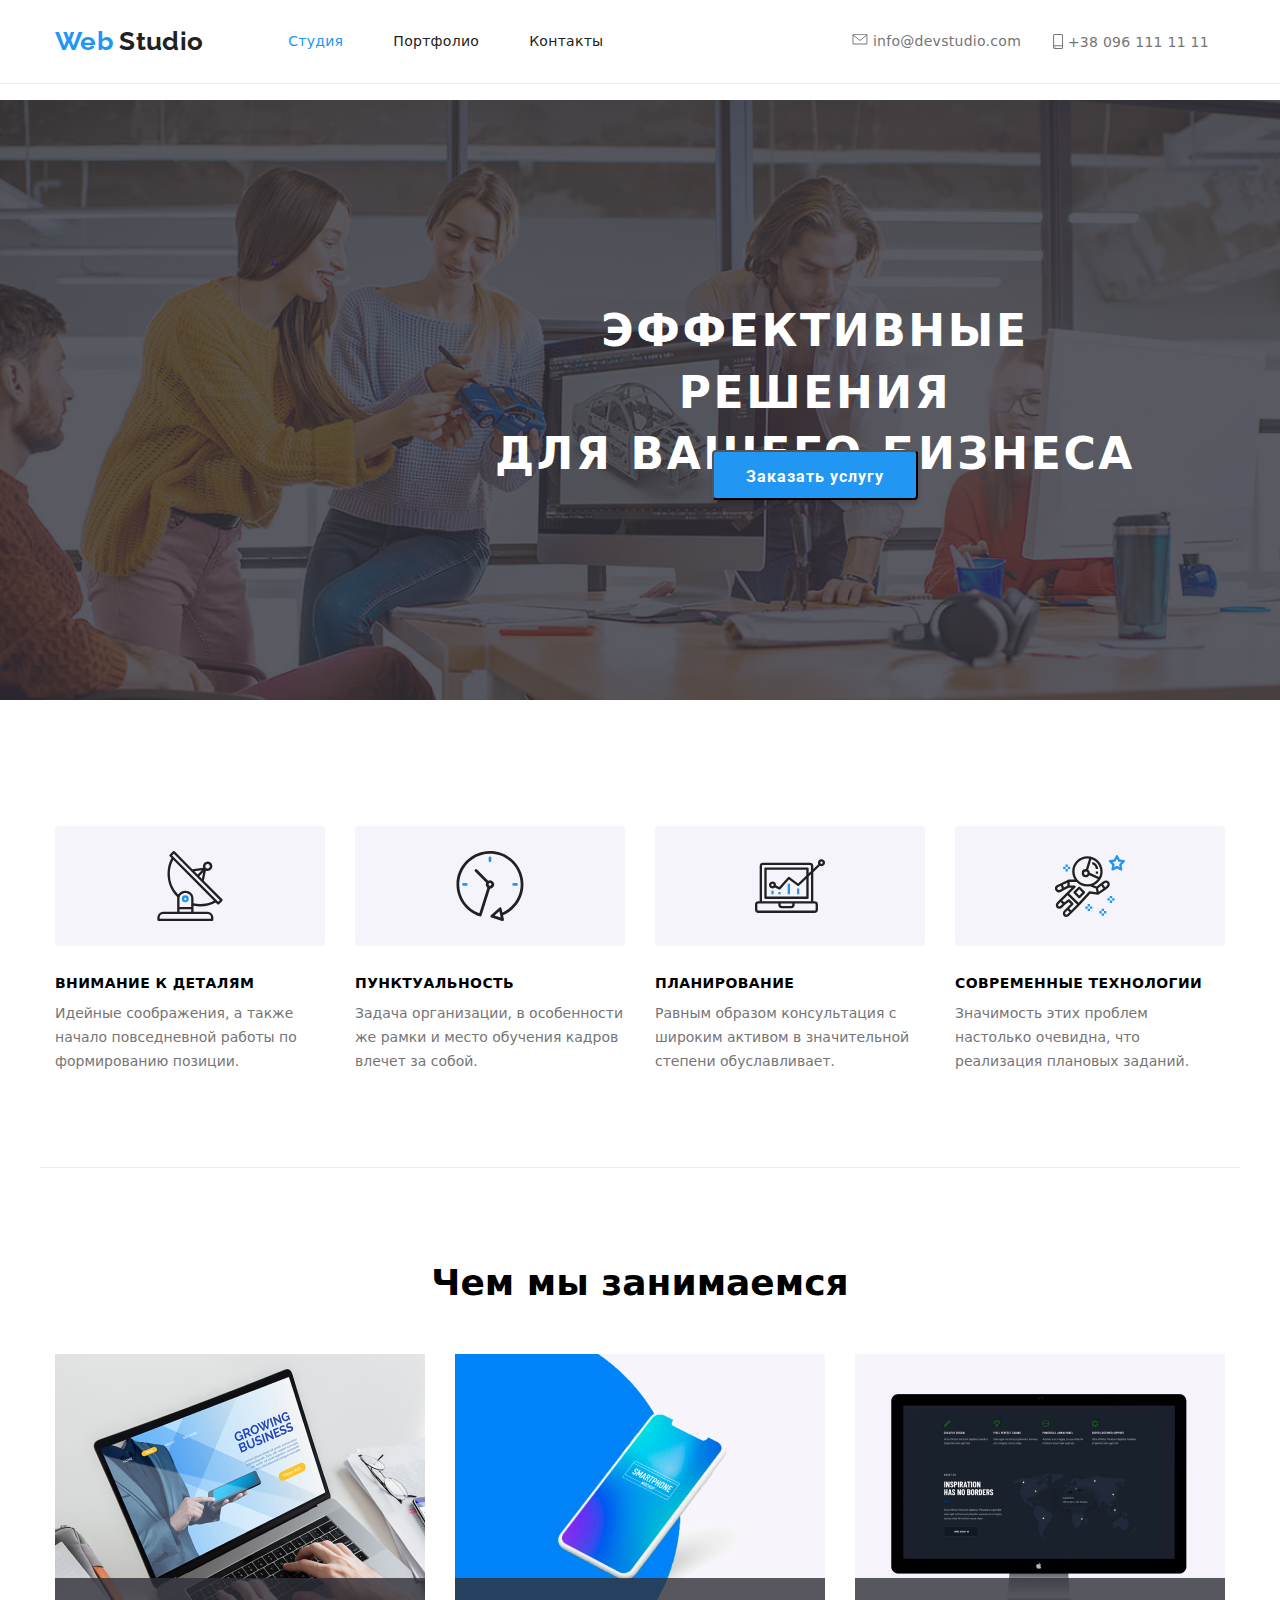
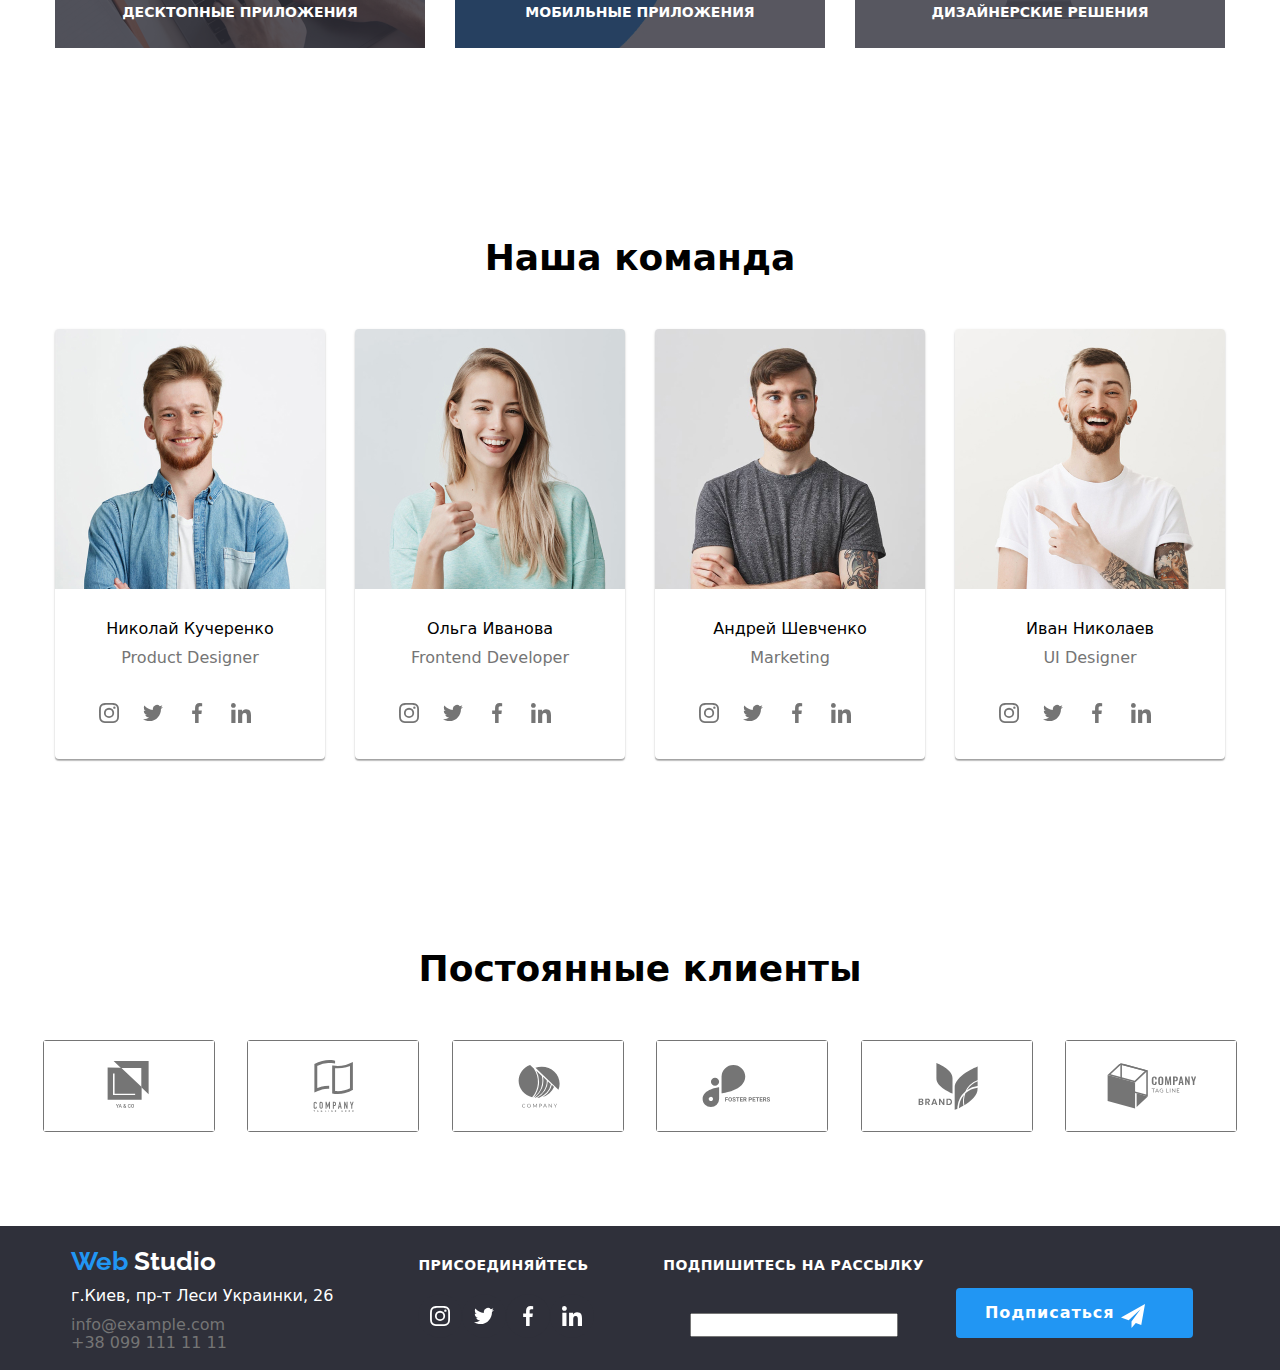
<file: index.html>
<!DOCTYPE html>
<html lang="ru">
  <head>
    <meta charset="UTF-8" />
    <meta name="viewport" content="width=device-width, initial-scale=1.0" />
    <title>Studio</title>
    <link
      href="https://fonts.googleapis.com/css2?family=Raleway:wght@700&family=Roboto:wght@400;500;700;900&display=swap"
      rel="stylesheet"
    />
    <link
      rel="stylesheet"
      href="https://cdnjs.cloudflare.com/ajax/libs/modern-normalize/0.6.0/modern-normalize.min.css"
    />
    <link rel="stylesheet" href="./css/styles.css" />
  </head>
  <body class="page">
    <!-- nav.container(top line) -->
    <header class="header">
      <div class="container">
        <nav class="nav-container">
          <a class="logo" href="./index.html"
            >Web<span class="part-logo"> Studio</span>
          </a>
          <ul class="list">
            <li class="list-item">
              <a class="link link-current" href="./index.html">Студия</a>
            </li>
            <li class="list-item">
              <a class="link" href="./portfolio.html">Портфолио</a>
            </li>
            <li class="list-item">
              <a class="link" href="./blank.html">Контакты</a>
            </li>
          </ul>
        </nav>
        <!-- contacts list -->
        <ul class=" contacts-list">
          <li class="auth-nav">
            <a href="mailto:info@devstudio.com" class="auth-link">
              <svg class="icon"  width="16" height="11.2">
              <use href="./images/sprite.svg#icon-envelope"></use>
              </svg>
              info@devstudio.com</a>
          </li>
          <li class="auth-nav">
            <a href="tel:+38096111111" class="auth-link">
              <svg class="icon phone" width="10" height="15">
              <use href="./images/sprite.svg#icon-smartphone"></use>
              </svg>
              +38 096 111 11 11</a></li>
        </ul>
      </div>
    </header>
    <main>
      <div class="overlay">
        <section class="hero">
          <div class="container">
            <h1 class="title">Эффективные решения <br> для вашего бизнеса</h1>
            <button class="order-service" type="button">Заказать услугу</button>
          </div>
        </section>
      </div>

      <!-- Our advantages container-->
      <section class="advantages">
        <div class="container">
          <h2 class="label">Список преимуществ</h2>
          <ul class="list">
            <!--Advantage1-->
            <li class="item">
              <div class="icon-container">
                <a href="./blank.html">
                  <svg class="icon" width="70" height="70"  >
                  <use href="./images/sprite.svg#icon-antenna"></use>
                  </svg>
                </a>
              </div>
              <h4 class="title">
                Внимание к деталям
              </h4>
              <p class="paragraph-text">
                <span>
                  Идейные соображения, а также начало повседневной работы по
                  формированию позиции.
                </span>
              </p>
            </li>
            <!--Advantage2-->
            <li class="item">
              <div class="icon-container">
                <a href="./blank.html">
                 <svg class="icon" width="70" height="70">
                  <use href="./images/sprite.svg#icon-clock"></use>
                  </svg>
                </a>
              </div>
              <h4 class="title">
                Пунктуальность
              </h4>
              <p class="paragraph-text">
                <span>
                  Задача организации, в особенности же рамки и место обучения
                  кадров влечет за собой.
                </span>
              </p>
            </li>

            <!--Advantage3-->
            <li class="item">
              <div class="icon-container">
              <a href="./blank.html">
                <svg class="icon" width="70" height="70">
                <use href="./images/sprite.svg#icon-diagram"></use>
                </svg>
              </a>
              </div>
              <h4 class="title">
                Планирование
              </h4>
              <p class="paragraph-text">
                <span>
                  Равным образом консультация с широким активом в значительной
                  степени обуславливает.
                </span>
              </p>
            </li>

            <!--Advantage4-->
            <li class="item">
              <div class="icon-container">
              <a href="./blank.html">
                <svg class="icon" width="70" height="70">
                 <use href="./images/sprite.svg#icon-astronaut"></use>
                </svg>
              </a>
              </div>
              <h4 class="title">
                Современные технологии
              </h4>
              <p class="paragraph-text">
                <span>
                  Значимость этих проблем настолько очевидна, что реализация
                  плановых заданий.
                </span>
              </p>
            </li>
          </ul>
        </div>
      </section>

      <!-- Our duties container-->
      <section class="duties">
        <div class="container">
          <h2 class="title">Чем мы занимаемся</h2>
          <ul class="list">
            <!--Duty1-->
            <li class="item">
              <img src="./images/laptop.jpg" alt="ноутбук" />
              <a href="Десктопные_приложения">
                <h3 class="duties-title">
                  <span class="duties-title-item">Десктопные приложения</span>
                </h3>
              </a>
            </li>

            <!--Duty2-->
            <li class="item">
              <img src="./images/smartphone.jpg" alt="смартфон" />
              <a href="Мобильные_приложения">
                <h3 class="duties-title">
                  <span class="duties-title-item">Мобильные приложения</span>
                </h3>
              </a>
            </li>

            <!--Duty3-->
            <li class="item">
              <img src="./images/PC.jpg" alt="photo" />
              <a href="Дизайнерские_решения">
                <h3 class="duties-title">
                  <span class="duties-title-item">Дизайнерские решения</span>
                </h3>
              </a>
            </li>
          </ul>
        </div>
      </section>

      <!-- Our team container-->
      <section class="employees">
        <h2 class="title">Наша команда</h2>
        <div class="container">
          <ul class="list">
            <li class="item">
              <img src="images/team-1.jpg" alt="photo" />
              <p class="name">Николай Кучеренко</p>
              <p class="description">Product Designer</p>
              <ul class="social-link-list">
                <li class="social-item">
                  <a
                    class="link"
                    aria-label=" https://www.instagram.com/?hl=ru"
                    href="./blank.html"
                    ><svg class="icon" width="20" height="20">
                    <use href="./images/sprite.svg#icon-instagram"></use>
                    </svg>
                  </a>
                </li>
                <li class="social-item">
                  <a
                    class="link"
                    aria-label=" https://www.instagram.com/?hl=ru"
                    href="./blank.html"
                    ><svg class="icon" width="20" height="20">
                    <use href="./images/sprite.svg#icon-twitter"></use>
                    </svg>
                  </a>
                </li>
                <li class="social-item">
                  <a
                    class="link"
                    aria-label=" https://www.instagram.com/?hl=ru"
                    href="./blank.html"
                    ><svg class="icon" width="20" height="20">
                    <use href="./images/sprite.svg#icon-facebook"></use>
                    </svg>
                  </a>
                </li>
                <li class="social-item">
                  <a
                    class="link"
                    aria-label=" https://www.instagram.com/?hl=ru"
                    href="./blank.html"
                    ><svg class="icon" width="20" height="20">
                    <use href="./images/sprite.svg#icon-linkedin"></use>
                    </svg>
                  </a>
                </li>
              </ul>
            </li>
            <li class="item">
              <img src="images/team-2.jpg" alt="photo" />
              <p class="name">Ольга Иванова</p>
              <p class="description">Frontend Developer</p>

              <ul class="social-link-list">
                <li class="social-item">
                  <a class="link" aria-label=" https://www.instagram.com/?hl=ru" href="./blank.html"><svg class="icon" width="20"
                    height="20">
                    <use href="./images/sprite.svg#icon-instagram"></use>
                    </svg>
                  </a>
                </li>
                <li class="social-item">
                  <a class="link" aria-label=" https://www.instagram.com/?hl=ru" href="./blank.html"><svg class="icon" width="20"
                    height="20">
                    <use href="./images/sprite.svg#icon-twitter"></use>
                    </svg>
                  </a>
                </li>
                <li class="social-item">
                  <a class="link" aria-label=" https://www.instagram.com/?hl=ru" href="./blank.html"><svg class="icon" width="20"
                    height="20">
                    <use href="./images/sprite.svg#icon-facebook"></use>
                    </svg>
                  </a>
                </li>
                <li class="social-item">
                  <a class="link" aria-label=" https://www.instagram.com/?hl=ru" href="./blank.html"><svg class="icon" width="20"
                    height="20">
                    <use href="./images/sprite.svg#icon-linkedin"></use>
                    </svg>
                  </a>
                </li>
              </ul>
            </li>
            <li class="item">
              <img src="images/team-3.jpg" alt="photo" width="270" />
              <p class="name">Андрей Шевченко</p>
              <p class="description">Marketing</p>
              <ul class="social-link-list">
                <li class="social-item">
                  <a class="link" aria-label=" https://www.instagram.com/?hl=ru" href="./blank.html"><svg class="icon" width="20"
                    height="20">
                    <use href="./images/sprite.svg#icon-instagram"></use>
                    </svg>
                  </a>
                </li>
                <li class="social-item">
                  <a class="link" aria-label=" https://www.instagram.com/?hl=ru" href="./blank.html"><svg class="icon" width="20"
                    height="20">
                    <use href="./images/sprite.svg#icon-twitter"></use>
                    </svg>
                  </a>
                </li>
                <li class="social-item">
                  <a class="link" aria-label=" https://www.instagram.com/?hl=ru" href="./blank.html"><svg class="icon" width="20"
                    height="20">
                    <use href="./images/sprite.svg#icon-facebook"></use>
                    </svg>
                  </a>
                </li>
                <li class="social-item">
                  <a class="link" aria-label=" https://www.instagram.com/?hl=ru" href="./blank.html"><svg class="icon" width="20"
                    height="20">
                    <use href="./images/sprite.svg#icon-linkedin"></use>
                    </svg>
                  </a>
                </li>
              </ul>
            </li>
            <li class="item">
              <img src="images/team-4.jpg" alt="photo" width="270" />
              <p class="name">Иван Николаев</p>
              <p class="description">UI Designer</p>
              <ul class="social-link-list">
                <li class="social-item">
                  <a class="link" aria-label=" https://www.instagram.com/?hl=ru" href="./blank.html">
                    <svg class="icon" width="20" height="20">
                      <use href="./images/sprite.svg#icon-instagram"></use>
                    </svg>
                  </a>
                </li>
                <li class="social-item">
                  <a class="link" aria-label=" https://www.instagram.com/?hl=ru" href="./blank.html"><svg class="icon" width="20"
                    height="20">
                    <use href="./images/sprite.svg#icon-twitter"></use>
                    </svg>
                  </a>
                </li>
                <li class="social-item">
                  <a class="link" aria-label=" https://www.instagram.com/?hl=ru" href="./blank.html"><svg class="icon" width="20"
                    height="20">
                    <use href="./images/sprite.svg#icon-facebook"></use>
                    </svg>
                  </a>
                </li>
                <li class="social-item">
                  <a class="link" aria-label=" https://www.instagram.com/?hl=ru" href="./blank.html"><svg class="icon" width="20"
                    height="20">
                    <use href="./images/sprite.svg#icon-linkedin"></use>
                    </svg>
                  </a>
                </li>
              </ul>
            </div>
          </li>
        </ul>
      </section>

      <!-- Our customers container-->
      <section class="customers">
        <div class="container">
         <h2 class="title">Постоянные клиенты</h2>
          <ul class="customers-list">
            <li class="item"><a class="customer-link" aria-label="лого" href="./blank.html"> <svg class="icon" width="170"
            height="90">
            <use href="./images/sprite.svg#icon-Client-1"></use></svg></a></li>
            <li class="item"><a class="customer-link" aria-label="лого" href="./blank.html"> <svg class="icon" width="170"
            height="90">
            <use href="./images/sprite.svg#icon-Client-2"></use>
            </svg></a></li>
            <li class="item"><a class="customer-link" aria-label="лого" href="./blank.html"> <svg class="icon" width="170"
            height="90">
            <use href="./images/sprite.svg#icon-Client-3"></use>
            </svg></a></li>
            <li class="item"><a class="customer-link" aria-label="лого" href="./blank.html"> <svg class="icon" width="170"
            height="90">
            <use href="./images/sprite.svg#icon-Client-4"></use>
            </svg></a></li>
            <li class="item"><a class="customer-link" aria-label="лого" href="./blank.html"> <svg class="icon" width="170"
            height="90">
            <use href="./images/sprite.svg#icon-Client-5"></use>
            </svg></a></li>
            <li class="item"><a class="customer-link" aria-label="лого" href="./blank.html"> <svg class="icon" width="170"
            height="90">
            <use href="./images/sprite.svg#icon-Client-6"></use>
            </svg></a></li>
          </ul>
        </div>
      </section>
    </main>
    <footer class="footer">
      <div class="container">
        <div class="left-container">
            <a class="logo" href="./index.html"
              ><span class="part-logo">Web </span
              ><span class="part-logo-footer">Studio</span>
            </a>
            <address class="contacts">
              <p class="address"> г.Киев, пр-т Леси Украинки, 26</p>
              <a class="contact-link" href="mailito:info@devstudio.com">info@example.com</a>
              <a class="contact-link" href="tel:+380991111111">+38 099 111 11 11</a>
            </address>
          </div>
        </section>

        <section class="join">
          <h4 class="join-title">Присоединяйтесь</h4>
          <ul class="join-social-link-list">
            <li class="join-social-item">
              <a class="join-link" aria-label=" https://www.instagram.com/?hl=ru" href="./blank.html">
                <svg class="join-icon" width="20" height="20">
                  <use href="./images/sprite.svg#icon-instagram"></use>
                </svg>
              </a>
            </li>
            <li class="join-social-item">
              <a class="join-link" aria-label="https://twitter.com/?lang=ru" href="./blank.html"><svg class="icon" width="20"
                  height="20">
                  <use href="./images/sprite.svg#icon-twitter"></use>
                </svg>
              </a>
            </li>
            <li class="join-social-item">
              <a class="join-link" aria-label=" https://www.facebook.com/" href="./blank.html"><svg class="icon" width="20"
                  height="20">
                  <use href="./images/sprite.svg#icon-facebook"></use>
                </svg>
              </a>
            </li>
            <li class="join-social-item">
              <a class="join-link" aria-label="https://www.linkedin.com/" href="./blank.html"><svg class="icon" width="20"
                  height="20">
                  <use href="./images/sprite.svg#icon-linkedin"></use>
                </svg>
              </a>
            </li>
          </ul>
        </section>
        <div class="right-container">
          <div class="title-container">
           <h4 class="title">Подпишитесь на рассылку</h4><br>
           <input type="email">
          </div>
          <div class="sign-container">
          <a class="sign" href="./blank.html">
            Подписаться
          </a>
          </div>

        </div>
      </div>
    </footer>
  </body>
</html>
</file>
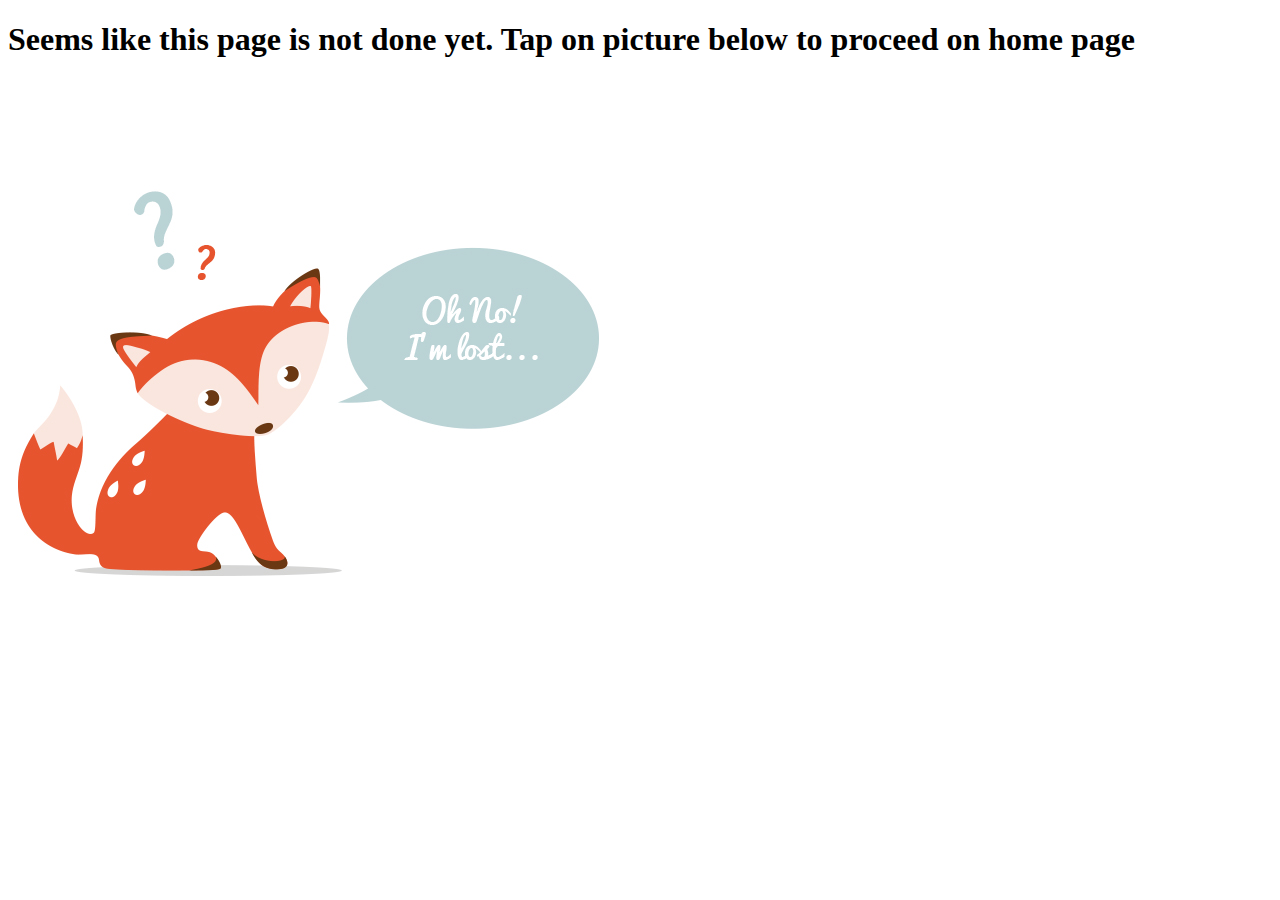
<file: blank.html>
<!DOCTYPE html>
<html lang="en">
  <head>
    <meta charset="UTF-8" />
    <meta name="viewport" content="width=device-width, initial-scale=1.0" />
    <title>Document</title>
  </head>
  <body>
    <section>
      <h1>
        Seems like this page is not done yet. Tap on picture below to proceed on
        home page
      </h1>
      <a href="./studioweb.html"
        ><img
          src="./images/404_page.jpg"
          alt="error 404 tap to return on home page"
      /></a>
    </section>
  </body>
</html>
</file>
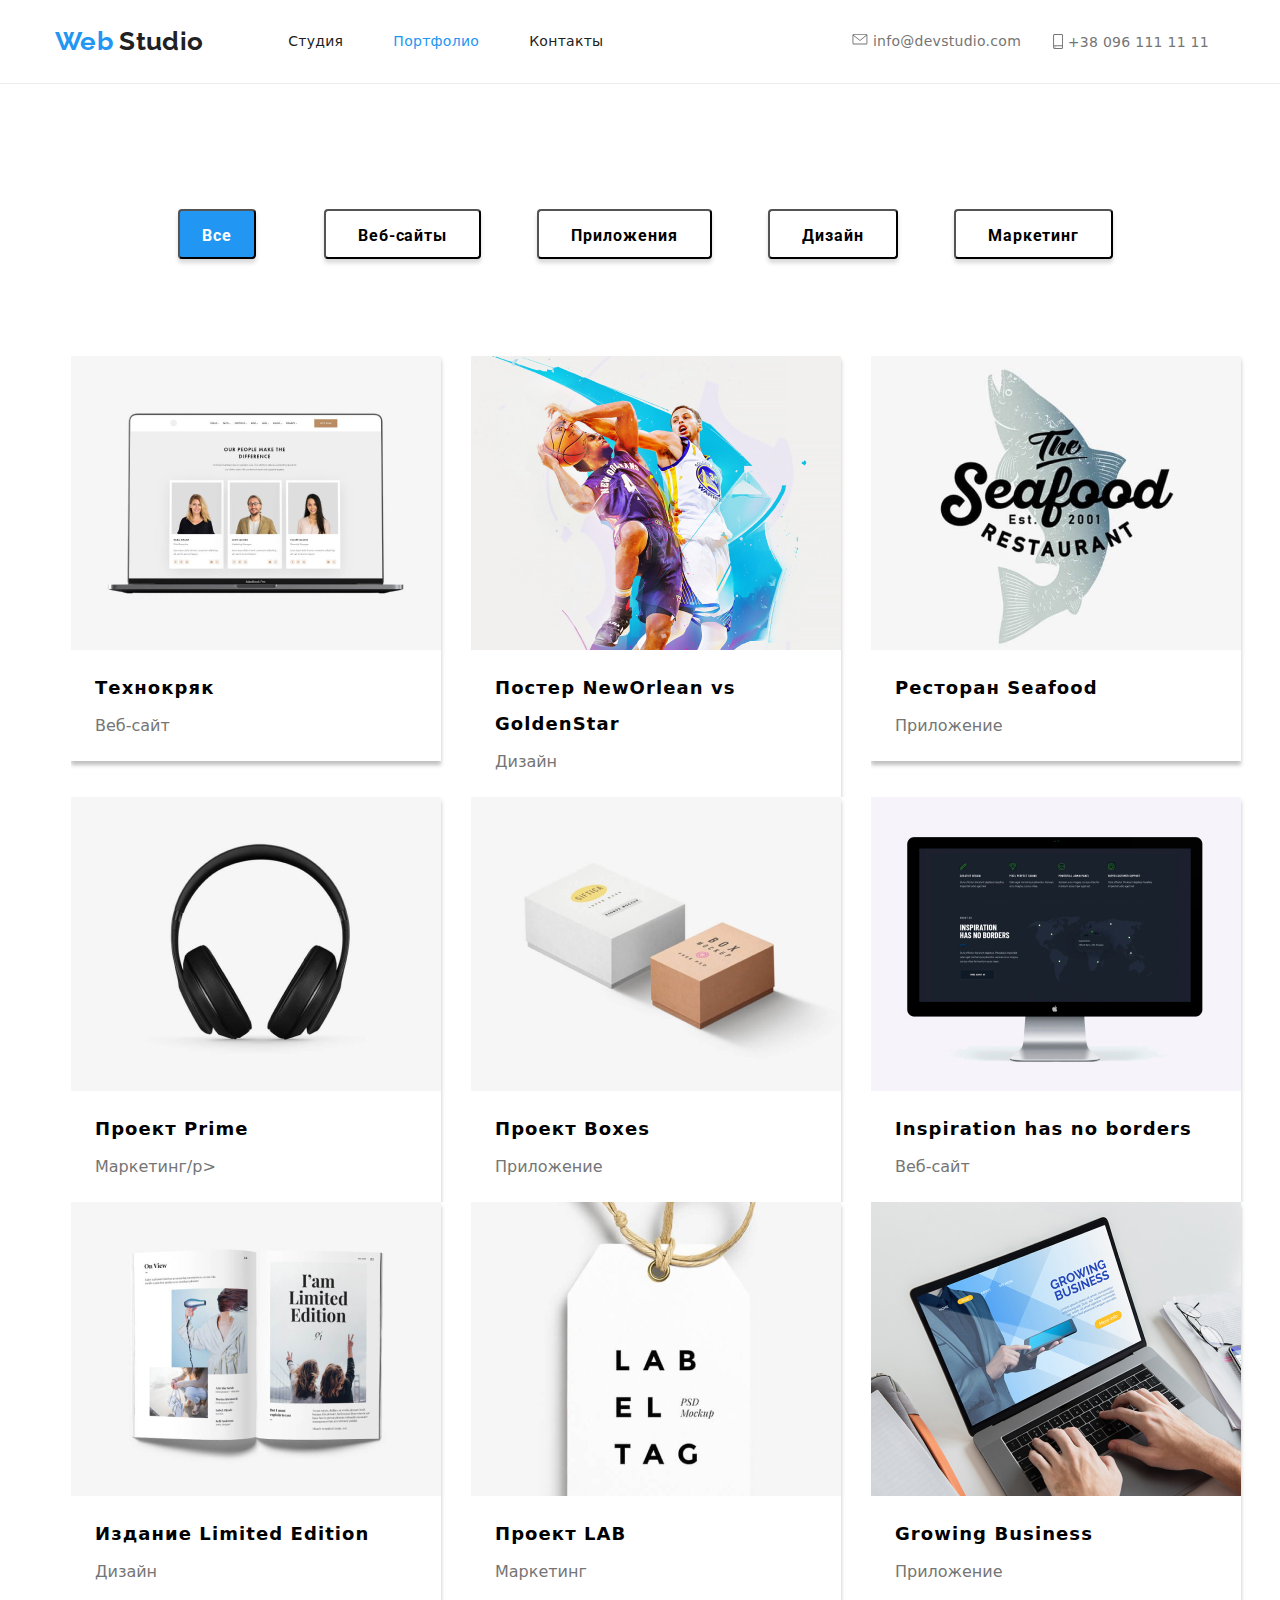
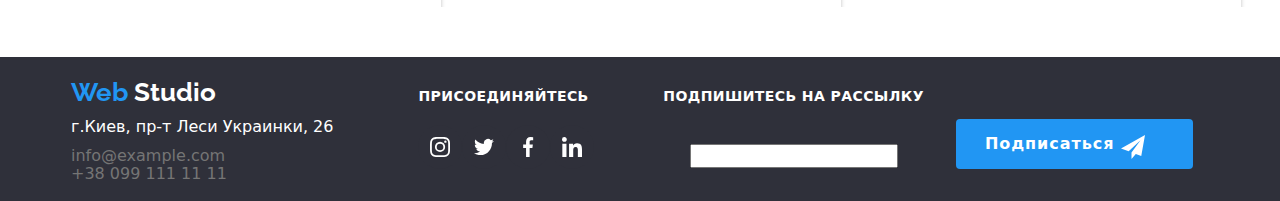
<file: portfolio.html>
<!DOCTYPE html>
<html lang="ru">
  <head>
    <meta charset="UTF-8" />
    <meta name="viewport" content="width=device-width, initial-scale=1.0" />
    <title>Document</title>
    <link
      href="https://fonts.googleapis.com/css2?family=Raleway:wght@700&family=Roboto:wght@400;500;700;900&display=swap"
      rel="stylesheet"
    />
    <link
      rel="stylesheet"
      href="https://cdnjs.cloudflare.com/ajax/libs/modern-normalize/0.6.0/modern-normalize.min.css"
    />
    <link rel="stylesheet" href="./css/styles.css" />
  </head>
  <body class="page">
    <!-- nav.container(top line) -->
    <header class="header">
      <div class="container">
        <nav class="nav-container">
          <a class="logo" href="./index.html">Web<span class="part-logo"> Studio</span>
          </a>
          <ul class="list">
            <li class="list-item">
              <a class="link" href="./index.html">Студия</a>
            </li>
            <li class="list-item">
              <a class="link link-current" href="./portfolio.html">Портфолио</a>
            </li>
            <li class="list-item">
              <a class="link" href="./blank.html">Контакты</a>
            </li>
          </ul>
        </nav>
        <!-- contacts list -->
        <ul class=" contacts-list">
          <li class="auth-nav">
            <a href="mailto:info@devstudio.com" class="auth-link">
              <svg class="icon" width="16" height="11.2">
                <use href="./images/sprite.svg#icon-envelope"></use>
              </svg>
              info@devstudio.com</a>
          </li>
          <li class="auth-nav">
            <a href="tel:+38096111111" class="auth-link">
              <svg class="icon phone" width="10" height="15">
                <use href="./images/sprite.svg#icon-smartphone"></use>
              </svg>
              +38 096 111 11 11</a></li>
        </ul>
      </div>
    </header>
    <main>
      <!-- Features container-->
      <section class="cards">
        <div class="container">
          <div class="button-container">
            <h1 class="label">Примеры работ</h1>
            <ul class="buttons-list">
              <li class="button-item">
                <button type="button" class="all-services">Все</button>
              </li>
              <li class="button-item">
                <button type="button-primary" class="service">
                  Веб-сайты
                </button>
              </li>
              <li class="button-item">
                <button type="button-primary" class="service">
                  Приложения
                </button>
              </li>
              <li class="button-item">
                <button type="button-primary" class="service">Дизайн</button>
              </li>
              <li class="button-item">
                <button type="button-primary" class="service">
                  Маркетинг
                </button>
              </li>
            </ul>
          </div>
          <!-- <h2>Контент</h2> -->
          <div class="features-container">
            <ul class="features-list">
              <div class="feature-thumb">
                <li class="item">
                  <a class="link" href="./blank.html"></a
                  ><img
                  class="link-img"
                  src="./images/poster1.jpg"
                  alt="photo"/>
                  <div class="feature-overlay">
                    <p class="feature-description">
                      Технокряк это современная площадка распространения коронавируса.
                      Компании используют эту платформу для цифрового шпионажа и атак на
                      защищённые сервера конкурентов.
                    </p>
                  </div>
                  <ul class="features">
                    <li><h3 class="features-title">Технокряк</h3></li>
                    <li><p class="feature-type">Веб-сайт</p></li>
                  </ul>
                </li>
              </div>
              <div class="feature-thumb">
                <li class="item">
                  <a class="link" href="./blank.html"></a><img class="link-img" src="./images/poster2.jpg" alt="photo" />
                  <div class="feature-overlay">
                    <p class="feature-description">
                      Технокряк это современная площадка распространения коронавируса.
                      Компании используют эту платформу для цифрового шпионажа и атак на
                      защищённые сервера конкурентов.
                    </p>
                  </div>
                  <ul class="features">
                    <li>
                      <h3 class="features-title">Постер NewOrlean vs GoldenStar</h3>
                    </li>
                    <li>
                      <p class="feature-type">Дизайн</p>
                    </li>
                  </ul>
                </li>
              </div>
              <div class="feature-thumb">
                <li class="item">
                  <a class="link" href="./blank.html"></a><img class="link-img" src="./images/poster3.jpg" alt="photo" />
                  <div class="feature-overlay">
                    <p class="feature-description">
                      Технокряк это современная площадка распространения коронавируса.
                      Компании используют эту платформу для цифрового шпионажа и атак на
                      защищённые сервера конкурентов.
                    </p>
                  </div>
                  <ul class="features">
                    <li>
                      <h3 class="features-title">Ресторан Seafood</h3>
                    </li>
                    <li>
                      <p class="feature-type">Приложение</p>
                    </li>
                  </ul>
                </li>
              </div>
              <div class="feature-thumb">
                <li class="item">
                  <a class="link" href="./blank.html"></a><img class="link-img" src="./images/poster4.jpg" alt="photo" />
                  <div class="feature-overlay">
                    <p class="feature-description">
                      Технокряк это современная площадка распространения коронавируса.
                      Компании используют эту платформу для цифрового шпионажа и атак на
                      защищённые сервера конкурентов.
                    </p>
                  </div>
                  <ul class="features">
                    <li>
                      <h3 class="features-title">Проект Prime</h3>
                    </li>
                    <li>
                      <p class="feature-type">Маркетинг/p>
                    </li>
                  </ul>
                </li>
              </div>
              <div class="feature-thumb">
                <li class="item">
                  <a class="link" href="./blank.html"></a><img class="link-img" src="./images/poster5.jpg" alt="photo" />
                  <div class="feature-overlay">
                    <p class="feature-description">
                      Технокряк это современная площадка распространения коронавируса.
                      Компании используют эту платформу для цифрового шпионажа и атак на
                      защищённые сервера конкурентов.
                    </p>
                  </div>
                  <ul class="features">
                    <li>
                      <h3 class="features-title">Проект Boxes</h3>
                    </li>
                    <li>
                      <p class="feature-type">Приложение</p>
                    </li>
                  </ul>
                </li>
              </div>
              <div class="feature-thumb">
                <li class="item">
                  <a class="link" href="./blank.html"></a><img class="link-img" src="./images/poster6.jpg" alt="photo" />
                  <div class="feature-overlay">
                    <p class="feature-description">
                      Технокряк это современная площадка распространения коронавируса.
                      Компании используют эту платформу для цифрового шпионажа и атак на
                      защищённые сервера конкурентов.
                    </p>
                  </div>
                  <ul class="features">
                    <li>
                      <h3 class="features-title">Inspiration has no borders</h3>
                    </li>
                    <li>
                      <p class="feature-type">Веб-сайт</p>
                    </li>
                  </ul>
                </li>
              </div>
              <div class="feature-thumb">
                <li class="item">
                  <a class="link" href="./blank.html"></a><img class="link-img" src="./images/poster7.jpg" alt="photo" />
                  <div class="feature-overlay">
                    <p class="feature-description">
                      Технокряк это современная площадка распространения коронавируса.
                      Компании используют эту платформу для цифрового шпионажа и атак на
                      защищённые сервера конкурентов.
                    </p>
                  </div>
                  <ul class="features">
                    <li>
                      <h3 class="features-title">Издание Limited Edition</h3>
                    </li>
                    <li>
                      <p class="feature-type">Дизайн</p>
                    </li>
                  </ul>
                </li>
              </div>
              <div class="feature-thumb">
                <li class="item">
                  <a class="link" href="./blank.html"></a><img class="link-img" src="./images/poster8.jpg" alt="photo" />
                  <div class="feature-overlay">
                    <p class="feature-description">
                      Технокряк это современная площадка распространения коронавируса.
                      Компании используют эту платформу для цифрового шпионажа и атак на
                      защищённые сервера конкурентов.
                    </p>
                  </div>
                  <ul class="features">
                    <li>
                      <h3 class="features-title">Проект LAB</h3>
                    </li>
                    <li>
                      <p class="feature-type">Маркетинг</p>
                    </li>
                  </ul>
                </li>
              </div>
              <div class="feature-thumb">
                <li class="item">
                  <a class="link" href="./blank.html"></a><img class="link-img" src="./images/poster9.jpg" alt="photo" />
                  <div class="feature-overlay">
                    <p class="feature-description">
                      Технокряк это современная площадка распространения коронавируса.
                      Компании используют эту платформу для цифрового шпионажа и атак на
                      защищённые сервера конкурентов.
                    </p>
                  </div>
                  <ul class="features">
                    <li>
                      <h3 class="features-title">Growing Business</h3>
                    </li>
                    <li>
                      <p class="feature-type">Приложение</p>
                    </li>
                  </ul>
                </li>
              </div>
            </ul>
          </div>
       </div>
      </section>
    </main>
        <footer class="footer">
          <div class="container">
            <div class="left-container">
              <a class="logo" href="./index.html"><span class="part-logo">Web </span><span
                  class="part-logo-footer">Studio</span>
              </a>
              <address class="contacts">
                <p class="address"> г.Киев, пр-т Леси Украинки, 26</p>
                <a class="contact-link" href="mailito:info@devstudio.com">info@example.com</a>
                <a class="contact-link" href="tel:+380991111111">+38 099 111 11 11</a>
              </address>
            </div>
            </section>
        
            <section class="join">
              <h4 class="join-title">Присоединяйтесь</h4>
              <ul class="join-social-link-list">
                <li class="join-social-item">
                  <a class="join-link" aria-label=" https://www.instagram.com/?hl=ru" href="./blank.html">
                    <svg class="join-icon" width="20" height="20">
                      <use href="./images/sprite.svg#icon-instagram"></use>
                    </svg>
                  </a>
                </li>
                <li class="join-social-item">
                  <a class="join-link" aria-label="https://twitter.com/?lang=ru" href="./blank.html"><svg class="icon"
                      width="20" height="20">
                      <use href="./images/sprite.svg#icon-twitter"></use>
                    </svg>
                  </a>
                </li>
                <li class="join-social-item">
                  <a class="join-link" aria-label=" https://www.facebook.com/" href="./blank.html"><svg class="icon" width="20"
                      height="20">
                      <use href="./images/sprite.svg#icon-facebook"></use>
                    </svg>
                  </a>
                </li>
                <li class="join-social-item">
                  <a class="join-link" aria-label="https://www.linkedin.com/" href="./blank.html"><svg class="icon" width="20"
                      height="20">
                      <use href="./images/sprite.svg#icon-linkedin"></use>
                    </svg>
                  </a>
                </li>
              </ul>
            </section>
            <div class="right-container">
              <div class="title-container">
                <h4 class="title">Подпишитесь на рассылку</h4><br>
                <input type="email">
              </div>
              <div class="sign-container">
                <a class="sign" href="./blank.html">
                  Подписаться
                </a>
              </div>
        
            </div>
          </div>
        </footer>
  </body>
</html>
</file>
<file: css/styles.css>
:root {
  --primary-text-color: rgba(0, 0, 0, 0.8);
  --title-text-color: #212121;
  --description-text-color: #757575;
  --accent-color: #2196f3;
  --primary-white-color: #ffffff;
}

html {
  box-sizing: border-box;
}

a {
  display: block;
}
p {
  margin: 0px;
}
h1,
h2,
h3,
h4,
h5,
h6 {
  margin-top: 0;
  margin-bottom: 0;
}
ul {
  margin: 0px;
  padding: 0px;
}

img {
  display: block;
  max-width: 100%;
  height: auto;
}

.body {
  background-color: var(--primary-white-color);
  color: var(--primary-black-color);
  font-family: Roboto, sans-serif;
  letter-spacing: 0.03em;
  
}
* ::before,
* ::after {
box-sizing: inherit;
}

.link {
  color: var(--title-text-color);
  text-decoration: none;
  font-weight: 500;
  font-size: 14px;
  line-height: 1.14;
}

.list {
  list-style: none;
}

.button {
  text-decoration: none;
}

.description {
  color: var(--description-text-color);
}

/* --Header container-- */

.logo {
  font-family: 'Raleway', sans-serif;
  font-weight: 700;
  font-size: 26px;
  line-height: 1.19;
  margin-right: 85px;
  color: var(--accent-color);
  /* identical to box height */
}

.part-logo {
  color: var(--title-text-color);
  transition-property: color;
  transition-duration: 250ms;
  transition-timing-function: cubic-bezier(0.4, 0, 0.2, 1);
}

.part-logo:hover,
.part-logo:focus {
  color: var(--accent-color);
}

.part-logo:active,
.logo:active {
  color: crimson;
}

.header {
  background-color: var(--primary-white-color);
  letter-spacing: 0.02em;
  border-bottom: 1px solid #ececec;
}

.header .container {
  display: flex;
  max-width: 1200px;
  min-height: 80px;
  align-items: center;
  margin: 0 auto;
  padding-left: 15px;
  padding-right: 15px;
  
}

/* --Navigation container-- */
  .header .nav-container {
  align-items: center;
  display: flex;
  margin-right: auto;
}

.header .list {
  padding: 0px;
  display: flex;
}

.header .list-item:not(:nth-last-child(-n+1))
{
  padding-right: 50px;
}

.header .link {
padding-top: 30px;
padding-bottom: 30px;
position: relative;
color: var(--title-text-color);
transition-property: color;
transition-duration: 250ms;
transition-timing-function: cubic-bezier(0.4, 0, 0.2, 1); 
}

.header .link:hover {
  color: var(--accent-color);
}


.header .link::after {
content: "";
display: inline-block;
width: 100%;
height: 4px;
border-radius: 2px;
background-color: var(--accent-color);
overflow: hidden;
position: absolute;
left: 0px;
bottom: 0px;
opacity: 0;
color: var(--title-text-color);
transition-property: color;
transition-duration: 250ms;
transition-timing-function: cubic-bezier(0.4, 0, 0.2, 1);

}

.header .link:hover::after {
  opacity: 1;
  color: var(--accent-color);
}

.header .link-current {
  color: var(--accent-color);
  transition-property: color;
  transition-duration: 250ms;
  transition-timing-function: cubic-bezier(0.4, 0, 0.2, 1);
  
}

.header .link-current:hover {
  color: var(--accent-color);
}

.list-item {
  color: var(--primary-black-color);
  font-weight: 500;
  font-size: 14px;
  line-height: 1.14;
  letter-spacing: 0.02em;
}

.contacts-list {
  display: flex;
  padding: 0;
  margin: 0;
  list-style: none;
}

.auth-nav {
  display: flex;
  justify-content: center;
  align-items: center;
  margin: 0 1rem;
  padding-top: 32px;
  padding-bottom: 32px;
}

.auth-nav .auth-link {
  display: inline-block;
  text-decoration: none;
  font-weight: 500;
  font-size: 14px;
  line-height: 1.14;
  letter-spacing: 0.02em;
  color: #757575;
  transition-property: color, fill;
  transition-duration: 250ms;
  transition-timing-function: cubic-bezier(0.4, 0, 0.2, 1);
  /*   transition-property: color;
  transition-duration: 250ms;
  transition-timing-function: cubic-bezier(0.4, 0, 0.2, 1); */
}

.auth-nav .icon,
.auth-link {
  border-radius: 0;
  color: #757575;
  fill: #757575;
  transition-property: color, fill;
  transition-duration: 250ms;
  transition-timing-function: cubic-bezier(0.4, 0, 0.2, 1);
}

.phone {
  position: relative;
  top: 2px;
}

.auth-nav .auth-link:hover,
.auth-nav .auth-link:hover svg {
  fill: var(--accent-color);
  color: var(--accent-color);
}

.header .button:focus,
.header .button:hover,
.header .link:focus,
.header .link:hover,
.footer .link:focus,
.footer .link:hover {
color: var(--accent-color)
}

.header .button:active,
.header .link:active,
.footer .link:active{
color: crimson
}


/* Hero container */

/* Overlay */

.hero {
  color: #ffffff;
  padding-left: 15px;
  padding-right: 15px;
  min-height: 600px;
  text-align: center;
  max-width: 1600px;
  margin-left: auto;
  margin-right: auto;
}

.overlay {
 height: 600px;
 max-width: 1600px;
 margin-left: auto;
 margin-right: auto;
 background-image: linear-gradient(to right, rgba(47, 48, 58, 0.8), rgba(47, 48, 58, 0.8)), url(../images/Header\ img.jpg);
 background-size: cover;
 background-position: center;
}


.hero .title {
  width: 696px;
  height: 120px;
  font-weight: 900;
  font-size: 44px;
  line-height: 1.4;
  /* or 136% */
  text-align: center;
  letter-spacing: 0.06em;
  text-transform: uppercase;
  margin-bottom: 30px;
}

.hero .container {
  display: inline-block;

  margin: 200px 452px 200px 452px;
}

/* Body */

.advantages {
  max-width: 1200px;
  margin: 0 auto;
  padding: 94px 15px;
  border-bottom: 1px solid #ececec;  
}


.advantages .title {
  font-weight: 700;
  font-size: 14px;
  line-height: 1.14;
  letter-spacing: 0.03em;
  text-transform: uppercase;
  margin-top: 30px;
  text-align: left;
}

.label {
  display: none;
}

.advantages .icon-container {
  width: 270px;
  height: 120px;
  padding: 25px 100px;
  border-radius: 4px;
  margin-left: 0px;
  background-color: #f5f4fa;
  transition-property: background-color;
  transition-duration: 250ms;
  transition-timing-function: cubic-bezier(0.4, 0, 0.2, 1);
}

.advantages .icon-container:hover,
.advantages .icon-container:focus {
  background-color: var(--accent-color);
}

.advantages .container {
  display: flex;
  margin: 0 auto;
}

.advantages .list {
  display: flex;
  margin: 0 auto;
}

.advantages .item {
  max-width: 270px;
  border-radius: 4px;
  overflow: hidden;
}
.advantages .item:not(:nth-last-child(-n + 1)) {
  margin-right: 30px;
}

.item .paragraph-text {
  font-size: 14px;
  line-height: 1.7;
  /* or 171% */
  color: #757575;
  margin-top: 10px;
  text-align: left;
}

/* Duties container */

.duties {
padding: 94px 0;
}

.duties .container {
max-width: 1200px;
padding: 0px 15px;
margin: 0 auto;  
}

.duties .list {
  display: flex;
  margin-left: auto;
  margin-right: auto;
  margin-top: 50px;
}

.duties .title {
  font-weight: 700;
  font-size: 36px;
  line-height: 1.16;
  text-align: center;
}

.duties .duties-title {
  display: flex;
  width: 370px;
  min-height: 70px;
  font-weight: 700;
  font-size: 14px;
  line-height: 1.14;
  text-align: center;
  text-transform: uppercase;
  background-color: rgba(47, 48, 58, 0.8);
  color: #ffffff;
  position: absolute;
  bottom: 0;
  left: 0;
}

.duties .item {
  display: flex;
  flex-direction: column;
  min-width: 370px;
  position: relative;
}
.duties .item:not(:nth-last-child(-n + 1)) {
  margin-right: 30px;
}

.duties .duties-title-item {
  display: inline-block;
  margin: auto;
}

/* Team container */

.employees {
  padding-top: 95px;
  padding-bottom: 95px;
}

.employees .title{
  font-weight: 700;
  font-size: 36px;
  line-height: 1.17;
  text-align: center;
}

.employees .container {
  max-width: 1200px;
  margin: 0 auto;
  padding-left: 15px;
  padding-right: 15px;
}

.employees .list {
  display: flex;
  padding-top: 50px;
}

.employees .item:not(:nth-last-child(-n + 1)) {
  margin-right: 30px;
}
.employees .item {
  background-color: var(--primary-white-color);
  border-radius: 4px;
  overflow: hidden;
  min-width: 270px;
  box-shadow: 0px 2px 1px rgba(0, 0, 0, 0.2), 0px 1px 1px rgba(0, 0, 0, 0.14),
  0px 1px 3px rgba(0, 0, 0, 0.12);
}
.employees .name {
  font-weight: 500;
  font-size: 16px;
  line-height: 1.19;
  /* identical to box height */
  text-align: center;
  margin-top: 30px;
  margin-bottom: 10px;
}
.employees .description {
  font-size: 16px;
  line-height: 1.19;
  /* identical to box height */
  text-align: center;
  margin-top: 10px;
  margin-bottom: 16px;
}

.employees .social-link-list {
  list-style: none;
  display: flex;
  width: 206px;
  margin: 24px 32px;
}

.social-link-list .social-item {
  display: flex;
 
}

.social-item .link {
  display: flex;
  width: 44px;
  height: 44px;
  border-radius: 50%;
  color: var(--primary-white-color);
  background-color: var(--primary-white-color);
  align-content: center;
  justify-content: center;
  align-items: center;

  transition-property: background-color;
  transition-duration: 250ms;
  transition-timing-function: cubic-bezier(0.4, 0, 0.2, 1);
}

.social-item .link:hover,
.social-item .link:focus {
  background-color: var(--accent-color);
}

.social-item .icon {
  fill: var(--description-text-color);
  transition-property: fill;
  transition-duration: 250ms;
  transition-timing-function: cubic-bezier(0.4, 0, 0.2, 1);
  
}

.link:hover .icon, 
.link:focus .icon {
  fill: var(--primary-white-color);
}

.customers {
  padding-top: 94px;
  padding-bottom: 94px;
  padding-left: 15px;
  padding-right: 15px;
}
.customers .container {
  max-width: 1200px;
  margin: 0 auto;
}
.customers .title {
  font-weight: 700;
  font-size: 36px;
  line-height: 1.17;
  text-align: center;
}

.customers .customers-list {
  list-style: none;
  display: flex;
  margin-top: 50px;
}

.customers-list .item {
  display: flex;
  margin: auto;
  border: 1px solid var(--description-text-color);
  transition-property: color;
  transition-duration: 250ms;
  transition-timing-function: cubic-bezier(0.4, 0, 0.2, 1);
  border-radius: 3px;
  box-shadow: inset 0px 4px 4px rgba(0, 0, 0, 0.25);
  backdrop-filter: blur(4px);
}
.customers-list .item:not(:nth-last-child(-n + 1)) {
  margin-right: 30px;
}
.customers-list .customer-link {
  display: inline-flex;
  margin: auto;
  height: 90px;
  margin: auto;
  color: var(--description-text-color);
  transition-property: color, fill;
  transition-duration: 250ms;
  transition-timing-function: cubic-bezier(0.4, 0, 0.2, 1);
  background-color: var(--primary-white-color);
}

.customer-link .icon {
  color: var(--description-text-color);
  fill: var(--description-text-color);
  transition-property: fill, color;
  transition-duration: 250ms;
  transition-timing-function: cubic-bezier(0.4, 0, 0.2, 1);
}


.customer-link:hover {
  color: var(--accent-color);
  fill: var(--accent-color);
}

.customer-link:hover .icon {
  color: var(--accent-color);
  fill: var(--accent-color);
  border: 1px solid var(--accent-color);
}

/* Button container */

.button {
  font-family: inherit;
}

.hero .button {
  display: inline-flex;
  border-radius: 4px;
  color: var(--primary-white-color);
  background-color: var(--accent-color);
  border: none;
  outline: none;
}

  /* .contacts .button:first-child::after {
  content: ;
  background-image: url(../images/envelope.svg);
  background-size: contain;
  background-color: tomato;
  } */

.button-primary {
  display: inline-block;
  border-radius: 4px;
  color: var(--title-text-color)
  background-color: #F5F4FA;
  border-color: transparent;
  text-align: center;
}

.order-service {
  --h: 50px;
/*   min-width: 200px; */
  padding: 0 32px; /* гарантия отступов при увеличении длинны текста*/
  
  height: var(--h);      /* центрирование одной линии текста по вертикали */
  line-height: var(--h);  /* центрирование одной линии текста по вертикали */
 
  cursor: pointer;
  
    /* текст */
  text-align: center; /* центрирование  по горзонтали */
  font-weight: 700;
  font-size: 16px;
  letter-spacing: 0.06em;
  font-family: 'Roboto', sans-serif;
  font-size: 16px;
  
  /* цвета */
  color: var(--primary-white-color);
  background: var(--accent-color);
  
  /* украшения   */
  box-shadow: 0px 4px 4px rgba(0, 0, 0, 0.15);
  border-radius: 4px;
  transition-property: box-shadow;
  transition-duration: 250ms;
  transition-timing-function: cubic-bezier(0.4, 0, 0.2, 1);
}

.order-service:hover,
.order-service:focus {
  box-shadow: 0px 2px 2px rgba(0, 0, 0, 0.3);
  
}

.order-service:active {
  box-shadow: inset 0px 2px 2px crimson;
}

div {
  margin: 1rem;
  text-align: center;
}

.button-item .all-services {
  --h: 50px;
/*   min-width: 200px; */
  padding: 0px 22px; гарантия отступов при увеличении длинны текста
  width: 30px;
  
  height: var(--h);      /* центрирование одной линии текста по вертикали */
  line-height: var(--h);  /* центрирование одной линии текста по вертикали */
 
  cursor: pointer;
  
    /* текст */
  text-align: center; /* центрирование  по горзонтали */
  font-weight: 700;
  font-size: 16px;
  letter-spacing: 0.06em;
  font-family: 'Roboto', sans-serif;
  font-size: 16px;
  
  /* цвета */
  color: var(--primary-white-color);
  background: var(--accent-color);

  transition-property: color, background-color;
  transition-duration: 250ms;
  transition-timing-function: cubic-bezier(0.4, 0, 0.2, 1);
  
  /* украшения   */
  box-shadow: 0px 4px 4px rgba(0, 0, 0, 0.15);
  border-radius: 4px;
}

.all-services:hover,
.all-services:focus {
  box-shadow: 0px 2px 2px rgba(0, 0, 0, 0.3);
  color: var(--primary-white-color);
  background: var(--accent-color);

}

.all-services:active {
  box-shadow: inset 0px 2px 2px crimson;
}

div {
  margin: 1rem;
  text-align: center;
}

.service {
  --h: 50px;
/*   min-width: 200px; */
  padding: 0 32px; /* гарантия отступов при увеличении длинны текста*/
  
  height: var(--h);      /* центрирование одной линии текста по вертикали */
  line-height: var(--h);  /* центрирование одной линии текста по вертикали */
 
  cursor: pointer;
  
    /* текст */
  text-align: center; /* центрирование  по горзонтали */
  font-weight: 700;
  font-size: 16px;
  letter-spacing: 0.06em;
  font-family: 'Roboto', sans-serif;
  font-size: 16px;
  
  /* цвета */
  color: var(--primary-black-color);
  background: var(--primary-white-color);
  transition-property: color, background-color;
  transition-duration: 250ms;
  transition-timing-function: cubic-bezier(0.4, 0, 0.2, 1);
  
  /* украшения   */
  box-shadow: 0px 4px 4px rgba(0, 0, 0, 0.15);
  border-radius: 4px;
}

.service:hover, 
.service:focus {
 background-color: var(--accent-color);
 color: var(--primary-white-color);
 
}

.service:active {
  box-shadow: inset 0px 2px 2px crimson;
}

div {
  margin: 1rem;
  text-align: center;
}

/* portfolio */

.cards {
padding-top: 95px;
padding-bottom: 34px;
}

.cards .container {
  max-width: 1200px;
  min-width: 1200px;
  margin: auto;
  padding-left: 15px;
  padding-right: 15px;
}

.button-container .buttons-list > li:not(:nth-last-child(-n + 1)) {
  margin-right: 8px;
}

.cards .button-container {
  display: flex;
  padding-bottom: 50px;
  margin: 0 auto;
}

.button-container .buttons-list {
  display: flex;
  margin: 0 auto;
}

.button-container .button-primary {
  min-height: 38px;
  border-radius: 4px;
}

.cards .label {
  display: none;
}

.buttons-list {
  display: flex;
  justify-content: center;
}
.button-item {
  margin-right: 4px;
  margin-left: 4px;
  margin-bottom: 25px;
  margin-top: 24px;
  padding: 6px 22px;
  min-width: 145px;
  text-align: center;
}

.features-container {
  width: 1200px;
}

.features-container .features-list {
  display: flex;
  flex-wrap: wrap;
}

.features-list .item {
  min-width: calc((100% - 60px) / 3);
  width: 370px;
  margin-right: 30px;
  margin-bottom: 30px;
  box-shadow: 0px 4px 4px rgba(0, 0, 0, 0.25);
  
}

.features-list .item:nth-last-child(-n + 3) {
  margin-bottom: 0px;
}

.features-list .item:nth-child(3n) {
  margin-right: 0px;
}

.feature-thumb {
 position: relative;
 margin: 0 auto;
 overflow: hidden;
 
}

.feature-overlay {
 position: absolute;
 width: 370px;
 height: 294px;
 background-color: var(--accent-color);
 padding: 0px;
 top: 0px;
 left: 0px;
 transform: translateY(100%);
 transition: transform 250ms cubic-bezier(0.4, 0, 0.2, 1);
 margin: 0 auto;
 opacity: 0;
}

.feature-thumb:hover .feature-overlay{
  transform: translateY(0%); 
  opacity: 0.9;

}

.feature-description:hover {
  color: var(--primary-white-color);
  text-align: center;
  opacity: 1;
  
}

.feature-description {
  display: inline-block;
  font-weight: 400;
  font-size: 18px;
  line-height: 1.56;
  color: var(--title-text-color);
  padding: 40px;
  opacity: 0px;
}

.features-list .features-title {
  font-weight: 700;
  font-size: 18px;
  line-height: 2;
  /* identical to box height, or 200% */
  letter-spacing: 0.06em;
  padding: 20px 24px 5px 24px;
  text-align: left;
}

.features-list .feature-type {
  font-size: 16px;
  line-height: 1.88;
  /* identical to box height, or 187% */
  color: #757575;
  padding: 0px 24px 20px 24px;
  text-align: left;
}

.features-list .list{
  border-right-width: 1px;
  border-right-style: solid;
  border-right-color: #eeeeee;
  border-bottom-width: 1px;
  border-bottom-style: solid;
  border-bottom-color: #eeeeee;
  border-left-width: 1px;
  border-left-style: solid;
  border-left-color: #eeeeee;
  border-bottom-right-radius: 5px;
  border-bottom-left-radius: 5px;
}



.our-duties-list {
  display: flex;
}

.our-duties-item {
  width: 370px;
  margin-right: 30px;
}

.our-duties-list > .our-duty-item :not(:last-child)
{
  margin-right: 0px;
}

.section-background {
  background-color: #F5F4FA;
}

.our-team-list {
  display: flex;
  flex-wrap: wrap;
  width: calc((100%-90px)  /4);
}

.our-team-item {
  margin-right: 30px;
  background-color: var(--primary-white-color--);
  box-shadow: 0px 4px 4px rgba(0, 0, 0, 0.25);
}
.our-team-list > li :not(:last-child)
{
  margin-right: 0px;
}

/* Footer container */

.footer {
  background: #2f303a;
}

.footer .container {
  display: flex;
  max-width: 1200px;
  min-height: 80px;
  align-items: center;
  margin: 0 auto;
  padding-left: 15px;
  padding-right: 15px;
  align-items: baseline;
}

.footer .part-logo-footer,
.address {
color: var(--primary-white-color);
transition-property: color;
transition-duration: 250ms;
transition-timing-function: cubic-bezier(0.4, 0, 0.2, 1);
}

.footer .part-logo {
  color: var(--accent-color);
}

.footer .part-logo-footer:hover,
.footer .part-logo-footer:focus {
  color: var(--accent-color);
  
}

.footer .part-logo:active,
.footer .part-logo-footer:active {
  color: crimson;
}

.footer .contact-link {
  color: var(--description-text-color);
  transition-property: color;
  transition-duration: 250ms;
  transition-timing-function: cubic-bezier(0.4, 0, 0.2, 1);
}

.footer .contact-link:hover,
.footer .contact-link:focus {
  color: var(--accent-color);
  
}

.footer .join {
  text-align: left;
  margin-left: 69px;
  margin-top: 10px;
}

.join .join-title { 
  font-weight: 700;
  font-size: 14px;
  line-height: 1.14;
  letter-spacing: 0.03em;
  text-transform: uppercase;
  color: #ffffff;
  margin-bottom: 20px;
}

.join .join-social-link-list {
  display: flex;
  list-style: none;
  min-width: 206px;
}

.join-social-link-list .join-social-item {
  justify-content: center;
  align-items: center;
  border-radius: 50%;
}

.join-social-item .join-link {
  width: 44px;
  height: 44px;
  border-radius: 50%;
  justify-content: center;
  align-items: center;
  display: flex;
  background-color: #2F303A;
  fill: var(--primary-white-color);
  color: var(--primary-white-color);
  transition-property: background-color;
  transition-duration: 250ms;
  transition-timing-function: cubic-bezier(0.4, 0, 0.2, 1);
}

.join-social-item .join-link:hover,
.join-social-item .join-link:focus {
background-color: var(--accent-color);

}

.footer .left-container {
  min-width: 231px;
  text-align: left;
}

.left-container .address {
  margin: 10px 0;
}
.left-container .link {
  margin-bottom: 9px;
}

.left-container .contacts {
  display: flex;
  flex-direction: column;
}

.right-container {
  margin-left: auto;
  min-width: 480px;
  display: flex;
}
.right-container .title {
  padding-bottom: 20px;
  font-weight: 700;
  font-size: 14px;
  line-height: 1.14;
  letter-spacing: 0.03em;
  text-transform: uppercase;
  color: #ffffff;
}

.title-container {
  max-width: 355px;
  max-height: 86px;
}

.sign-container .sign {
  display: inline-block;
  align-items: center;
  text-decoration: none;
  margin-top: 30px;
  padding: 10px 16px 10px 29px;
  min-width: 200px;
  height: 50px;
  border-radius: 4px;
  background-color: #2196f3;
  color: #ffffff;
  font-weight: 900;
  font-size: 16px;
  line-height: 1.87;
  /* identical to box height, or 187% */
  letter-spacing: 0.06em;
}

.email {
  padding-top: 30px;
}

.sign::after {
  display: inline-flex;
  width: 24px;
  height: 24px;
  content: "";
  background-image: url(../images/icon\ send.svg);
  padding: 13px 28px 10px;
  background-repeat: no-repeat;
}




ul {
  list-style: none;
}

 a {
 text-decoration: none;
 color: inherit;
 }

 address {
font-style: inherit;
}
</file>
